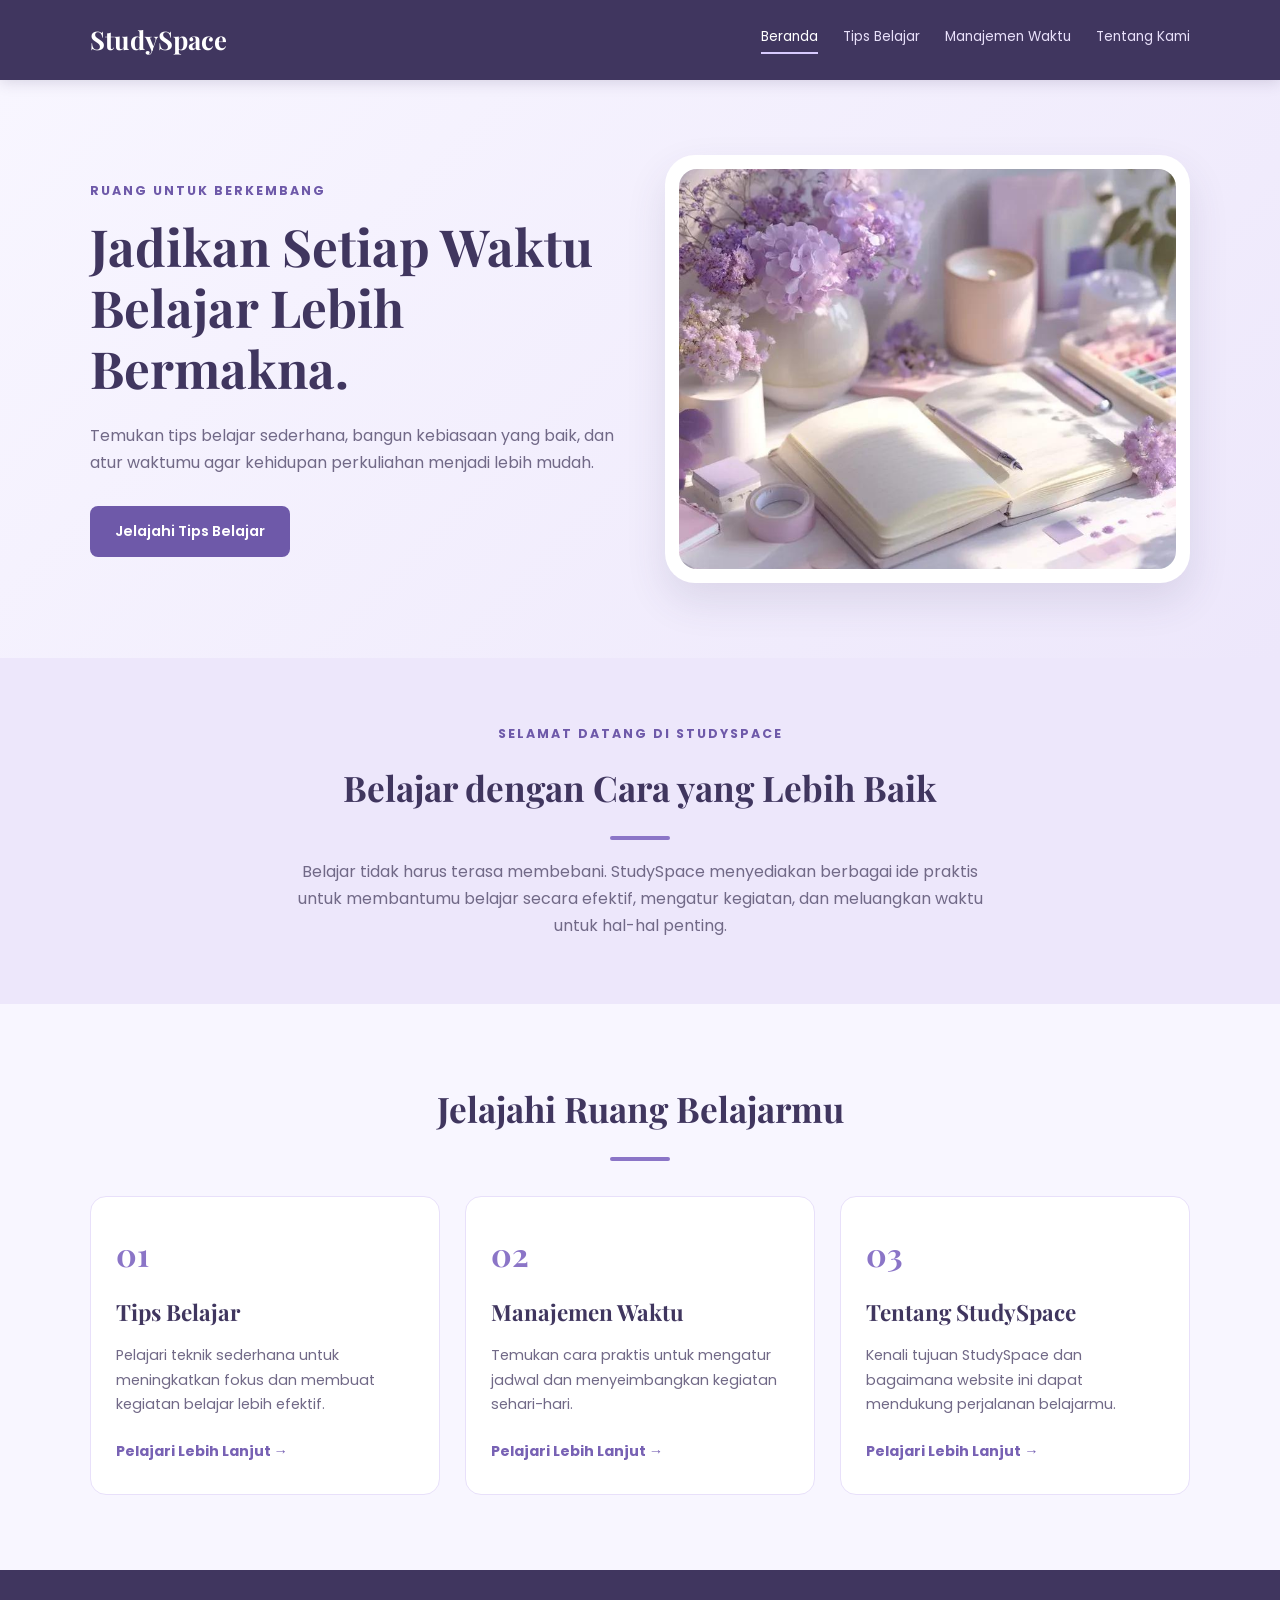
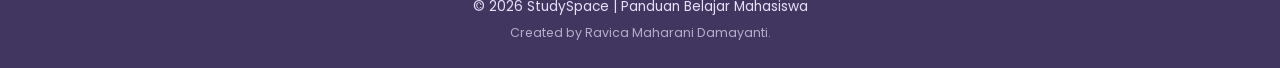
<file: index.html>
<!DOCTYPE html>
<html lang="id">
<head>
    <meta charset="UTF-8">
    <meta name="viewport" content="width=device-width, initial-scale=1.0">
    <title>StudySpace | Panduan Belajar Mahasiswa</title>
    <link rel="stylesheet" href="style.css">
</head>
<body>

<!-- Navigation -->
<header class="navbar">
    <a href="index.html" class="logo">StudySpace</a>

    <nav>
        <a href="index.html" class="active">Beranda</a>
        <a href="study-tips.html">Tips Belajar</a>
        <a href="time-management.html">Manajemen Waktu</a>
        <a href="about.html">Tentang Kami</a>
    </nav>
</header>

<main>
    <!-- Hero Section -->
    <section class="hero">
        <div class="hero-content">
            <p class="eyebrow">RUANG UNTUK BERKEMBANG</p>

            <h1>Jadikan Setiap Waktu Belajar Lebih Bermakna.</h1>

            <p class="hero-description">
                Temukan tips belajar sederhana, bangun kebiasaan
                yang baik, dan atur waktumu agar kehidupan
                perkuliahan menjadi lebih mudah.
            </p>

            <a href="study-tips.html" class="hero-button">
                Jelajahi Tips Belajar
            </a>
        </div>

        <div class="hero-image">
            <img
                src="images/hero-study.jpg"
                alt="Meja belajar yang nyaman dan rapi"
            >
        </div>
    </section>

    <!-- Introduction -->
    <section class="welcome">
        <p class="eyebrow">SELAMAT DATANG DI STUDYSPACE</p>

        <h2>Belajar dengan Cara yang Lebih Baik</h2>

        <p>
            Belajar tidak harus terasa membebani.
            StudySpace menyediakan berbagai ide praktis untuk
            membantumu belajar secara efektif, mengatur kegiatan,
            dan meluangkan waktu untuk hal-hal penting.
        </p>
    </section>

    <!-- Main Features -->
    <section class="features">
        <h2>Jelajahi Ruang Belajarmu</h2>

        <div class="feature-grid">
            <article class="feature-card">
                <h3>Tips Belajar</h3>
                <p>
                    Pelajari teknik sederhana untuk meningkatkan
                    fokus dan membuat kegiatan belajar lebih efektif.
                </p>
                <a href="study-tips.html">Pelajari Lebih Lanjut &rarr;</a>
            </article>

            <article class="feature-card">
                <h3>Manajemen Waktu</h3>
                <p>
                    Temukan cara praktis untuk mengatur jadwal
                    dan menyeimbangkan kegiatan sehari-hari.
                </p>
                <a href="time-management.html">Pelajari Lebih Lanjut &rarr;</a>
            </article>

            <article class="feature-card">
                <h3>Tentang StudySpace</h3>
                <p>
                    Kenali tujuan StudySpace dan bagaimana
                    website ini dapat mendukung perjalanan belajarmu.
                </p>
                <a href="about.html">Pelajari Lebih Lanjut &rarr;</a>
            </article>
        </div>
    </section>
</main>

<!-- Footer -->
<footer>
    <p>&copy; 2026 StudySpace | Panduan Belajar Mahasiswa</p>
    <p>Created by Ravica Maharani Damayanti.</p>
</footer>

</body>
</html>
</file>
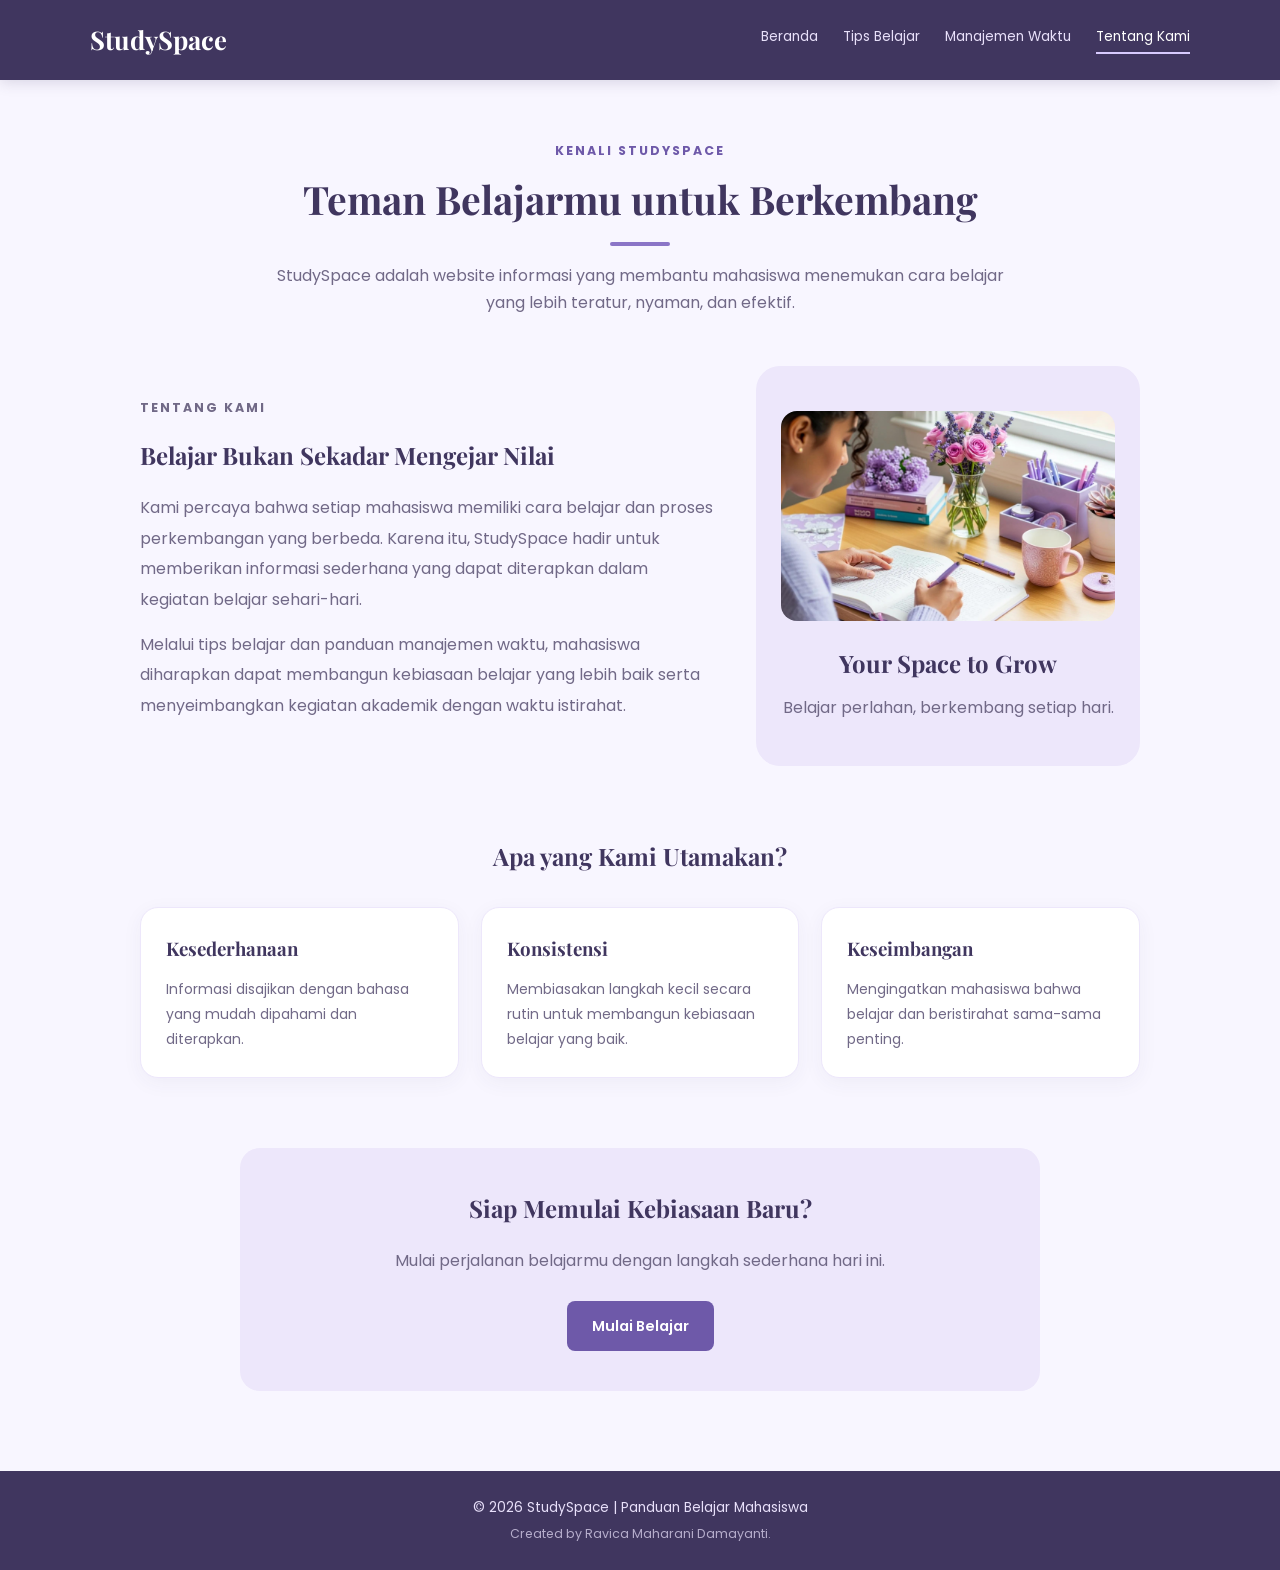
<file: about.html>
<!DOCTYPE html>
<html lang="id">
<head>
    <meta charset="UTF-8">
    <meta name="viewport" content="width=device-width, initial-scale=1.0">
    <title>Tentang Kami | StudySpace</title>
    <link rel="stylesheet" href="style.css">
</head>
<body>

    <!-- Navigasi -->
    <header class="navbar">
        <a href="index.html" class="logo">StudySpace</a>

        <nav>
            <a href="index.html">Beranda</a>
            <a href="study-tips.html">Tips Belajar</a>
            <a href="time-management.html">Manajemen Waktu</a>
            <a href="about.html" class="active">Tentang Kami</a>
        </nav>
    </header>

    <!-- Bagian Tentang StudySpace -->
    <main class="content-page">

        <section class="page-heading">
            <p class="eyebrow">KENALI STUDYSPACE</p>
            <h1>Teman Belajarmu untuk Berkembang</h1>
            <p>
                StudySpace adalah website informasi yang membantu mahasiswa
                menemukan cara belajar yang lebih teratur, nyaman, dan efektif.
            </p>
        </section>

        <!-- Tujuan Website -->
        <section class="about-section">
            <div class="about-content">
                <p class="eyebrow">TENTANG KAMI</p>
                <h2>Belajar Bukan Sekadar Mengejar Nilai</h2>
                <p>
                    Kami percaya bahwa setiap mahasiswa memiliki cara belajar
                    dan proses perkembangan yang berbeda. Karena itu, StudySpace
                    hadir untuk memberikan informasi sederhana yang dapat
                    diterapkan dalam kegiatan belajar sehari-hari.
                </p>
                <p>
                    Melalui tips belajar dan panduan manajemen waktu,
                    mahasiswa diharapkan dapat membangun kebiasaan belajar
                    yang lebih baik serta menyeimbangkan kegiatan akademik
                    dengan waktu istirahat.
                </p>
            </div>

            <div class="about-illustration">
              <img src="images/about-study.jpg"
                  alt="Suasana meja belajar yang nyaman">
              <h3>Your Space to Grow</h3>
              <p>Belajar perlahan, berkembang setiap hari.</p>
            </div>
        </section>

        <!-- Nilai Website -->
        <section class="about-values">
            <h2>Apa yang Kami Utamakan?</h2>

            <div class="values-grid">
                <article class="value-card">
                    <h3>Kesederhanaan</h3>
                    <p>
                        Informasi disajikan dengan bahasa yang mudah dipahami
                        dan diterapkan.
                    </p>
                </article>

                <article class="value-card">
                    <h3>Konsistensi</h3>
                    <p>
                        Membiasakan langkah kecil secara rutin untuk membangun
                        kebiasaan belajar yang baik.
                    </p>
                </article>

                <article class="value-card">
                    <h3>Keseimbangan</h3>
                    <p>
                        Mengingatkan mahasiswa bahwa belajar dan beristirahat
                        sama-sama penting.
                    </p>
                </article>
            </div>
        </section>

        <!-- Tombol Navigasi -->
        <section class="about-message">
            <h2>Siap Memulai Kebiasaan Baru?</h2>
            <p>
                Mulai perjalanan belajarmu dengan langkah sederhana hari ini.
            </p>
            <a href="study-tips.html" class="btn-primary">
                Mulai Belajar
            </a>
        </section>

    </main>

    <!-- Footer -->
    <footer>
        <p>© 2026 StudySpace | Panduan Belajar Mahasiswa</p>
        <p>Created by Ravica Maharani Damayanti.</p>
    </footer>

</body>
</html>
</file>
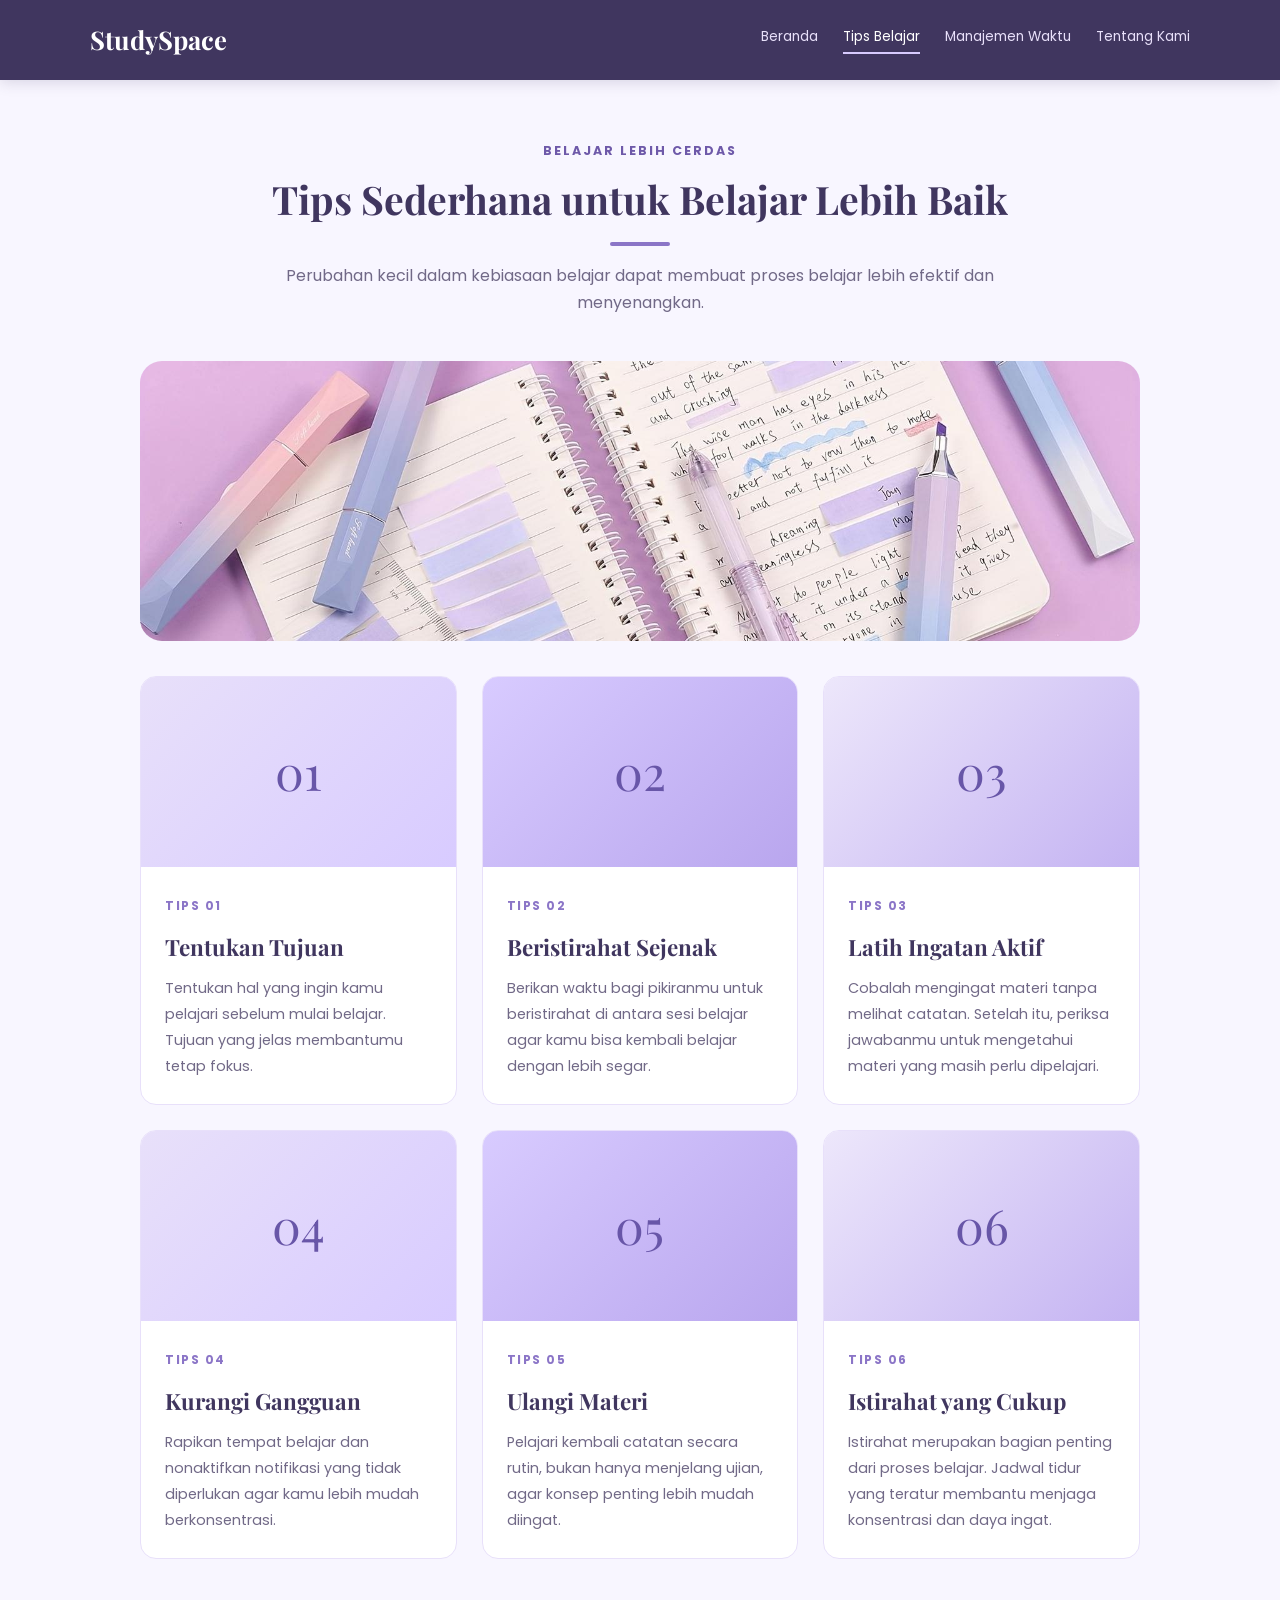
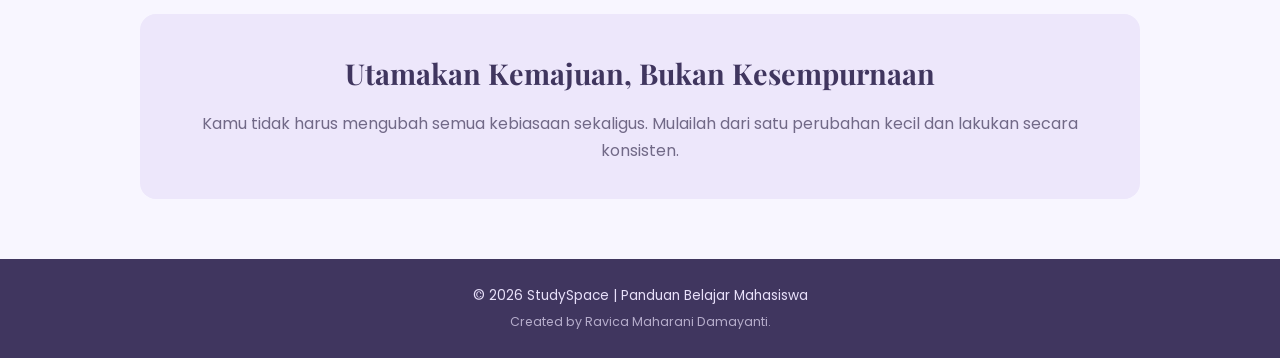
<file: study-tips.html>
<!DOCTYPE html>
<html lang="id">
<head>
    <meta charset="UTF-8">
    <meta name="viewport" content="width=device-width, initial-scale=1.0">
    <title>Tips Belajar | StudySpace</title>
    <link rel="stylesheet" href="style.css">
</head>
<body>

    <!-- Navigasi -->
    <header class="navbar">
        <a href="index.html" class="logo">StudySpace</a>

        <nav>
            <a href="index.html">Beranda</a>
            <a href="study-tips.html" class="active">Tips Belajar</a>
            <a href="time-management.html">Manajemen Waktu</a>
            <a href="about.html">Tentang Kami</a>
        </nav>
    </header>

    <main class="content-page">

        <!-- Judul Halaman -->
        <section class="page-heading">
            <p class="eyebrow">BELAJAR LEBIH CERDAS</p>
            <h1>Tips Sederhana untuk Belajar Lebih Baik</h1>
            <p>
                Perubahan kecil dalam kebiasaan belajar dapat
                membuat proses belajar lebih efektif dan menyenangkan.
            </p>
        </section>

        <div class="time-banner">
            <img src="images/study-tips.jpg" alt="Buku catatan dan alat tulis di meja belajar">
        </div>

        <!-- Kumpulan Tips -->
        <section class="tips-grid">

            <article class="tip-card">
                <div class="tip-placeholder">01</div>
                <div class="tip-content">
                    <span class="tip-number">TIPS 01</span>
                    <h2>Tentukan Tujuan</h2>
                    <p>
                        Tentukan hal yang ingin kamu pelajari sebelum
                        mulai belajar. Tujuan yang jelas membantumu
                        tetap fokus.
                    </p>
                </div>
            </article>

            <article class="tip-card">
                <div class="tip-placeholder">02</div>
                <div class="tip-content">
                    <span class="tip-number">TIPS 02</span>
                    <h2>Beristirahat Sejenak</h2>
                    <p>
                        Berikan waktu bagi pikiranmu untuk beristirahat
                        di antara sesi belajar agar kamu bisa kembali
                        belajar dengan lebih segar.
                    </p>
                </div>
            </article>

            <article class="tip-card">
                <div class="tip-placeholder">03</div>
                <div class="tip-content">
                    <span class="tip-number">TIPS 03</span>
                    <h2>Latih Ingatan Aktif</h2>
                    <p>
                        Cobalah mengingat materi tanpa melihat catatan.
                        Setelah itu, periksa jawabanmu untuk mengetahui
                        materi yang masih perlu dipelajari.
                    </p>
                </div>
            </article>

            <article class="tip-card">
                <div class="tip-placeholder">04</div>
                <div class="tip-content">
                    <span class="tip-number">TIPS 04</span>
                    <h2>Kurangi Gangguan</h2>
                    <p>
                        Rapikan tempat belajar dan nonaktifkan notifikasi
                        yang tidak diperlukan agar kamu lebih mudah
                        berkonsentrasi.
                    </p>
                </div>
            </article>

            <article class="tip-card">
                <div class="tip-placeholder">05</div>
                <div class="tip-content">
                    <span class="tip-number">TIPS 05</span>
                    <h2>Ulangi Materi</h2>
                    <p>
                        Pelajari kembali catatan secara rutin, bukan
                        hanya menjelang ujian, agar konsep penting
                        lebih mudah diingat.
                    </p>
                </div>
            </article>

            <article class="tip-card">
                <div class="tip-placeholder">06</div>
                <div class="tip-content">
                    <span class="tip-number">TIPS 06</span>
                    <h2>Istirahat yang Cukup</h2>
                    <p>
                        Istirahat merupakan bagian penting dari proses
                        belajar. Jadwal tidur yang teratur membantu
                        menjaga konsentrasi dan daya ingat.
                    </p>
                </div>
            </article>

        </section>

        <!-- Pesan Penutup -->
        <section class="tips-message">
            <h2>Utamakan Kemajuan, Bukan Kesempurnaan</h2>
            <p>
                Kamu tidak harus mengubah semua kebiasaan sekaligus.
                Mulailah dari satu perubahan kecil dan lakukan secara konsisten.
            </p>
        </section>

    </main>

    <!-- Footer -->
    <footer>
        <p>&copy; 2026 StudySpace | Panduan Belajar Mahasiswa</p>
        <p>Created by Ravica Maharani Damayanti.</p>
    </footer>

</body>
</html>
</file>
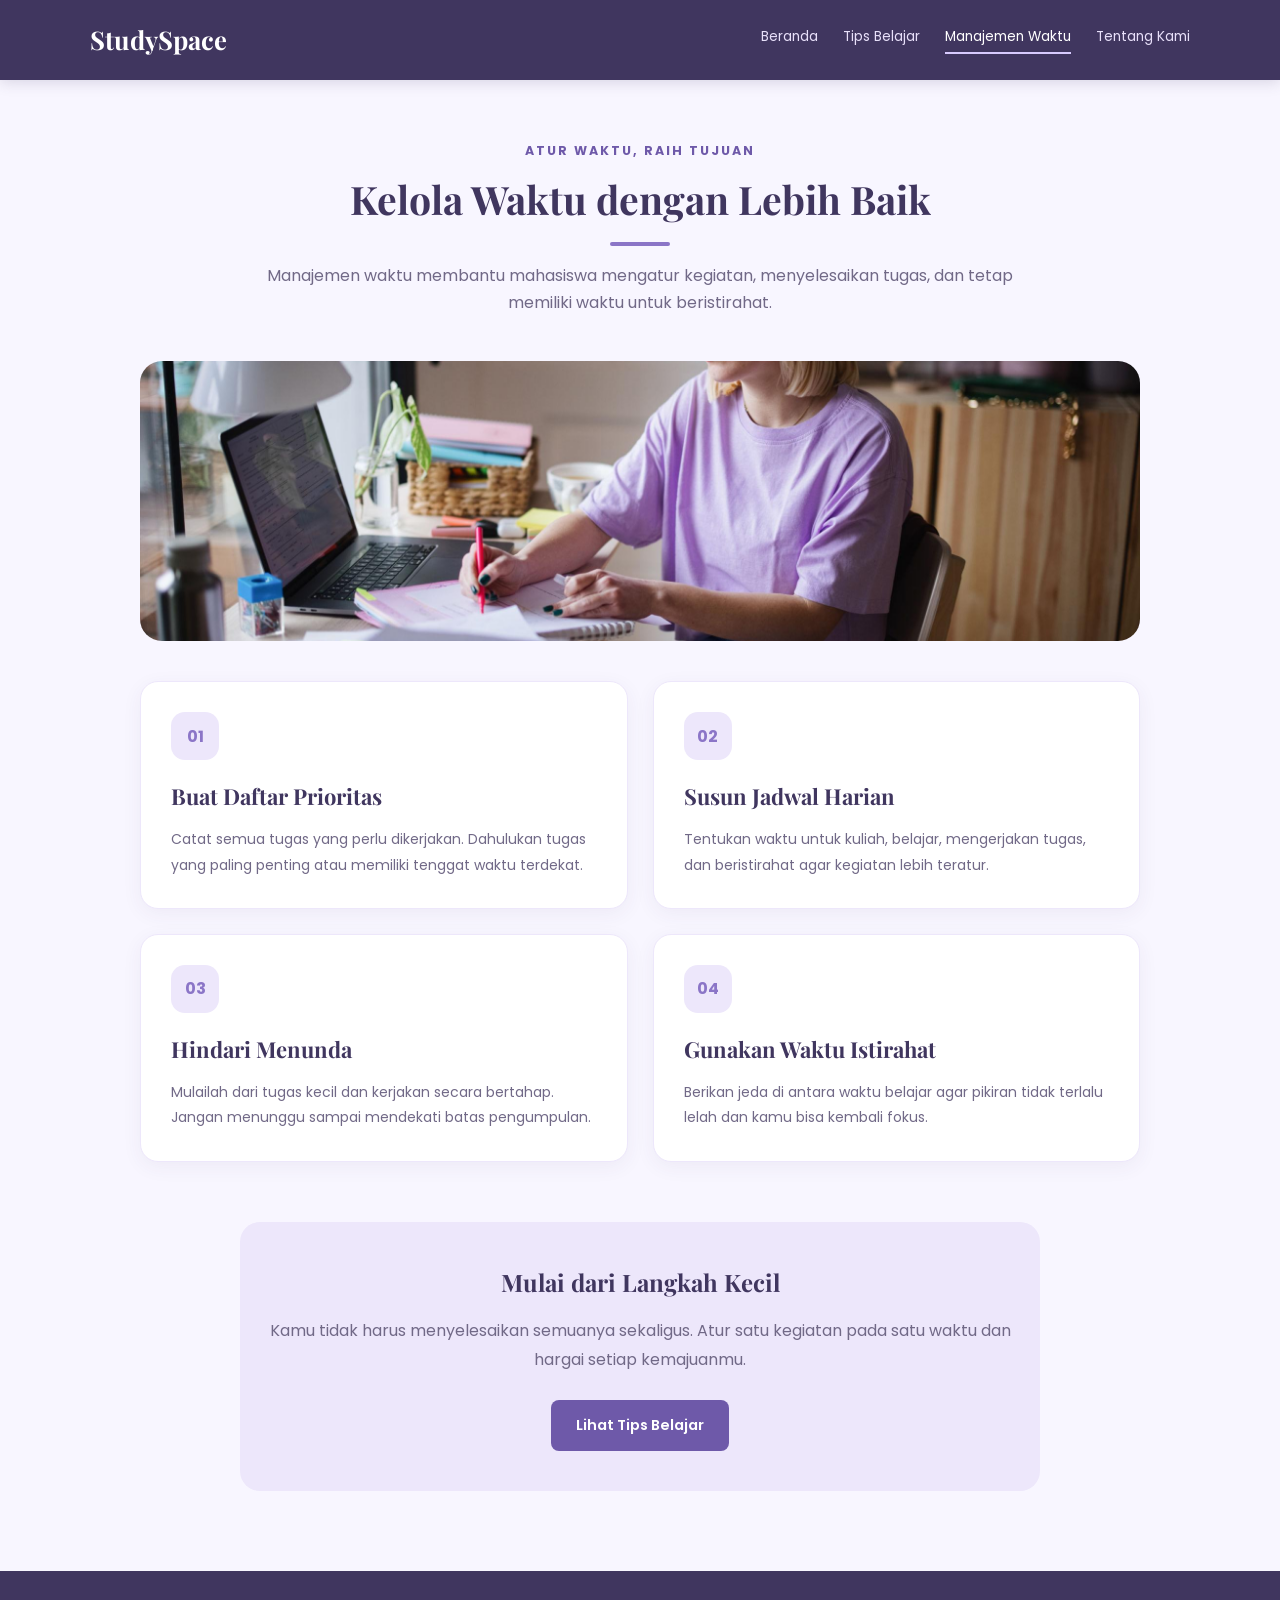
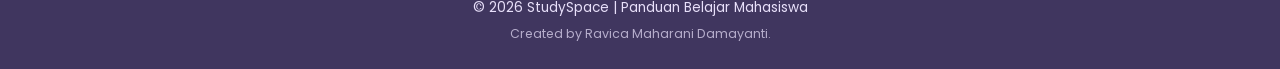
<file: time-management.html>
<!DOCTYPE html>
<html lang="id">
<head>
    <meta charset="UTF-8">
    <meta name="viewport" content="width=device-width, initial-scale=1.0">
    <title>Manajemen Waktu | StudySpace</title>
    <link rel="stylesheet" href="style.css">
</head>
<body>

    <!-- Navigasi -->
    <header class="navbar">
        <a href="index.html" class="logo">StudySpace</a>

        <nav>
            <a href="index.html">Beranda</a>
            <a href="study-tips.html">Tips Belajar</a>
            <a href="time-management.html" class="active">Manajemen Waktu</a>
            <a href="about.html">Tentang Kami</a>
        </nav>
    </header>

    <!-- Bagian Judul -->
    <main class="content-page">
        <section class="page-heading">      
            <p class="eyebrow">ATUR WAKTU, RAIH TUJUAN</p>
            <h1>Kelola Waktu dengan Lebih Baik</h1>
            <p>
                Manajemen waktu membantu mahasiswa mengatur kegiatan,
                menyelesaikan tugas, dan tetap memiliki waktu untuk beristirahat.
            </p>
        </section>
        <div class="time-banner">
            <img src="images/time-management.jpg"
                alt="Meja belajar dengan agenda dan laptop">
        </div>

        <!-- Kartu Manajemen Waktu -->
        <section class="time-grid">

            <article class="time-card">
                <div class="time-icon">01</div>
                <h2>Buat Daftar Prioritas</h2>
                <p>
                    Catat semua tugas yang perlu dikerjakan. Dahulukan tugas
                    yang paling penting atau memiliki tenggat waktu terdekat.
                </p>
            </article>

            <article class="time-card">
                <div class="time-icon">02</div>
                <h2>Susun Jadwal Harian</h2>
                <p>
                    Tentukan waktu untuk kuliah, belajar, mengerjakan tugas,
                    dan beristirahat agar kegiatan lebih teratur.
                </p>
            </article>

            <article class="time-card">
                <div class="time-icon">03</div>
                <h2>Hindari Menunda</h2>
                <p>
                    Mulailah dari tugas kecil dan kerjakan secara bertahap.
                    Jangan menunggu sampai mendekati batas pengumpulan.
                </p>
            </article>

            <article class="time-card">
                <div class="time-icon">04</div>
                <h2>Gunakan Waktu Istirahat</h2>
                <p>
                    Berikan jeda di antara waktu belajar agar pikiran tidak
                    terlalu lelah dan kamu bisa kembali fokus.
                </p>
            </article>

        </section>

        <!-- Pesan Penutup -->
        <section class="time-message">
            <h2>Mulai dari Langkah Kecil</h2>
            <p>
                Kamu tidak harus menyelesaikan semuanya sekaligus.
                Atur satu kegiatan pada satu waktu dan hargai setiap kemajuanmu.
            </p>
            <a href="study-tips.html" class="btn-primary">
                Lihat Tips Belajar
            </a>
        </section>
    </main>

    <!-- Footer -->
    <footer>
        <p>© 2026 StudySpace | Panduan Belajar Mahasiswa</p>
        <p>Created by Ravica Maharani Damayanti.</p>
    </footer>

</body>
</html>
</file>
<file: style.css>
/* ===== GOOGLE FONTS ===== */
@import url('https://fonts.googleapis.com/css2?family=Poppins:wght@400;500;600;700&family=Playfair+Display:wght@500;600;700&display=swap');

/* ===== GENERAL STYLE ===== */
* {
    margin: 0;
    padding: 0;
    box-sizing: border-box;
}

html {
    scroll-behavior: smooth;
}

body {
    font-family: 'Poppins', sans-serif;
    background-color: #F8F6FF;
    color: #40365F;
    line-height: 1.7;
}

h1, h2, h3 {
    font-family: 'Playfair Display', serif;
}

a {
    text-decoration: none;
}

::selection {
    background-color: #D8CBFF;
    color: #40365F;
}

a:focus-visible {
    outline: 3px solid #8B75C7;
    outline-offset: 3px;
}

/* ===== NAVBAR ===== */
.navbar {
    position: sticky;
    top: 0;
    z-index: 1000;

    display: flex;
    justify-content: space-between;
    align-items: center;
    gap: 25px;

    padding: 18px 7%;
    background-color: #40365F;
    box-shadow: 0 2px 14px rgba(64, 54, 95, 0.18);
}

.logo {
    color: #FFFFFF;
    font-family: 'Playfair Display', serif;
    font-size: 1.6rem;
    font-weight: 700;
    white-space: nowrap;
}

.navbar nav {
    display: flex;
    align-items: center;
    gap: 25px;
}

.navbar nav a {
    color: #E8E0FA;
    font-size: 0.85rem;
    padding-bottom: 4px;
    border-bottom: 2px solid transparent;
    transition: color 0.3s ease, border-color 0.3s ease;
}

.navbar nav a:hover,
.navbar nav a.active {
    color: #FFFFFF;
    border-bottom-color: #D8CBFF; 
}

/* ===== HERO SECTION ===== */
.hero {
    display: grid;
    grid-template-columns: 1fr 1fr;
    align-items: center;
    gap: 50px;
    padding: 75px 7%;
    background: linear-gradient(135deg, #F8F6FF 0%, #EDE7FB 100%);
}

.hero-content {
    max-width: 550px;
}

.eyebrow {
    margin-bottom: 14px;
    color: #6E59A9;
    font-size: 0.78rem;
    font-weight: 700;
    letter-spacing: 2px;
}

.hero h1 {
    margin-bottom: 22px;
    font-size: 3.2rem;
    line-height: 1.2;
}

.hero-description {
    margin-bottom: 30px;
    color: #716987;
    font-size: 1rem;
}

  .hero-button,
  .btn-primary {
    display: inline-block;
    padding: 13px 25px;
    border-radius: 8px;

    background-color: #6E59A9;
    color: #FFFFFF;
    font-size: 0.9rem;
    font-weight: 600;

    transition: background-color 0.3s ease;
}

  .hero-button:hover,
  .btn-primary:hover {
    background-color: #5B4894;
}

/* Hero Image */
.hero-image {
    padding: 14px;
    background-color: #FFFFFF;
    border-radius: 30px;
    box-shadow: 0 18px 40px rgba(64, 54, 95, 0.12);
}

.hero-image img {
    display: block;
    width: 100%;
    height: 400px;
    object-fit: cover;
    border-radius: 18px;
}

/* ===== WELCOME SECTION ===== */
.welcome {
    padding: 65px 20px;
    background-color: #EDE7FB;
    text-align: center;
}

.welcome h2,
.features h2 {
    margin-bottom: 18px;
    font-size: 2.2rem;
}

.welcome > p:last-child {
    max-width: 700px;
    margin: 0 auto;
    color: #716987;
}

/* ===== FEATURE CARDS ===== */
.features {
    padding: 75px 7%;
    text-align: center;
}

.features h2 {
    margin-bottom: 35px;
}

.feature-grid {
    display: grid;
    grid-template-columns: repeat(3, 1fr);
    gap: 25px;
    counter-reset: fitur;
}

.feature-card {
    padding: 30px 25px;
    background-color: #FFFFFF;
    border: 1px solid #E8E0FA;
    border-radius: 16px;
    text-align: left;

    transition: transform 0.3s ease,
                box-shadow 0.3s ease;
}

.feature-card:hover {
    transform: translateY(-5px);
    box-shadow: 0 10px 25px rgba(64, 54, 95, 0.08);
}

.feature-card::before {
    counter-increment: fitur;
    content: "0" counter(fitur);
    display: block;
    margin-bottom: 12px;
    color: #8B75C7;
    font-family: 'Playfair Display', serif;
    font-size: 2rem;
    font-weight: 700;
}

.feature-card h3 {
    margin-bottom: 12px;
    font-size: 1.4rem;
}

.feature-card p {
    margin-bottom: 20px;
    color: #716987;
    font-size: 0.9rem;
}

.feature-card a {
    color: #7862B4;
    font-size: 0.9rem;
    font-weight: 700;
}

/* ===== FOOTER ===== */
footer {
    padding: 25px 20px;
    background-color: #40365F;
    color: #E8E0FA;
    font-size: 0.85rem;
    text-align: center;
}

footer p:last-child {
    margin-top: 4px;
    font-size: 0.78rem;
    opacity: 0.7;
}

/* ===== PHONE RESPONSIVE ===== */
@media (max-width: 600px) {

    /* Navbar */
    .navbar {
        flex-direction: column;
        gap: 12px;
        padding: 16px 12px;
    }

    .logo {
        font-size: 1.45rem;
    }

    .navbar nav {
        justify-content: center;
        flex-wrap: wrap;
        gap: 10px 16px;
    }

    .navbar nav a {
        font-size: 0.75rem;
    }

    /* Hero */
    .hero {
        grid-template-columns: 1fr;
        gap: 30px;
        padding: 45px 22px;
    }

    .hero h1 {
        font-size: 2.4rem;
    }

    .hero-image img {
        height: 260px;
    }

    /* Welcome */
    .welcome {
        padding: 45px 22px;
    }

    .welcome h2,
    .features h2 {
        font-size: 1.8rem;
    }

    /* Feature cards */
    .features {
        padding: 50px 22px;
    }

    .feature-grid {
        grid-template-columns: 1fr;
        gap: 18px;
    }

    .feature-card {
        padding: 25px;
    }
}

/* ===== STUDY TIPS PAGE ===== */

.content-page {
    max-width: 1150px;
    margin: 0 auto;
    padding: 60px 30px;
}

.page-heading {
    max-width: 750px;
    margin: 0 auto 45px;
    text-align: center;
}

.page-heading h1 {
    margin-bottom: 16px;
    font-size: 2.45rem;
    line-height: 1.25;
}

.welcome h2::after,
.features h2::after,
.page-heading h1::after {
    content: "";
    display: block;
    width: 60px;
    height: 4px;
    margin: 18px auto 0;
    background-color: #8B75C7;
    border-radius: 999px;
}

.page-heading > p:last-child {
    color: #716987;
}

/* Tips Grid */

.tips-grid {
    display: grid;
    grid-template-columns: repeat(3, 1fr);
    gap: 25px;
    max-width: 1000px;
    margin: 0 auto;
}

.tip-card {
    overflow: hidden;
    background-color: #FFFFFF;
    border: 1px solid #E8E0FA;
    border-radius: 16px;
    transition: transform 0.3s ease,
                box-shadow 0.3s ease;
}

.tip-card:hover {
    transform: translateY(-5px);
    box-shadow: 0 10px 25px rgba(64, 54, 95, 0.08);
}

.tip-content {
    padding: 24px;
}

.tip-number {
    color: #8B75C7;
    font-size: 0.75rem;
    font-weight: 700;
    letter-spacing: 1.5px;
}

.tip-content h2 {
    margin: 10px 0;
    font-size: 1.4rem;
}

.tip-content p {
    color: #716987;
    font-size: 0.9rem;
    line-height: 1.8;
}

/* Decorative placeholders for cards without images */

.tip-placeholder {
    display: flex;
    align-items: center;
    justify-content: center;
    height: 190px;

    background: linear-gradient(135deg, #E8E0FA, #D8CBFF);
    color: #6856A8;
    font-family: 'Playfair Display', serif;
    font-size: 3rem;
}

  .tip-card:nth-child(3n+2) .tip-placeholder {
      background: linear-gradient(135deg, #D8CBFF, #B9A6EE);
  }

  .tip-card:nth-child(3n+3) .tip-placeholder {
      background: linear-gradient(135deg, #EDE7FB, #C4B3F2);
  }

/* Closing Message */

.tips-message {
    max-width: 1000px;
    margin: 55px auto 0;
    padding: 35px;
    background-color: #EDE7FB;
    border-radius: 16px;
    text-align: center;
}

.tips-message h2 {
    margin-bottom: 12px;
    font-size: 1.8rem;
}

.tips-message p {
    color: #716987;
}

/* Phone Layout */

@media (max-width: 600px) {
    .content-page {
        padding: 40px 20px;
    }

    .page-heading {
        margin-bottom: 30px;
    }

    .page-heading h1 {
        font-size: 2rem;
    }

    .tips-grid {
        grid-template-columns: 1fr;
        gap: 20px;
    }

    .tip-placeholder {
        height: 210px;
    }

    .tips-message {
        margin-top: 35px;
        padding: 25px 20px;
    }
}

/* HALAMAN MANAJEMEN WAKTU */

.time-grid {
    display: grid;
    grid-template-columns: repeat(2, 1fr);
    gap: 25px;
    max-width: 1000px;
    margin: 40px auto;
}

.time-card {
    background-color: #FFFFFF;
    padding: 30px;
    border-radius: 18px;
    border: 1px solid #EDE7FB;
    box-shadow: 0 5px 20px rgba(64, 54, 95, 0.06);
    transition: transform 0.3s ease;
}

.time-card:hover {
    transform: translateY(-5px);
}

.time-icon {
    width: 48px;
    height: 48px;
    display: flex;
    align-items: center;
    justify-content: center;
    background-color: #EDE7FB;
    color: #8B75C7;
    border-radius: 14px;
    font-weight: 700;
    margin-bottom: 18px;
}

.time-card h2 {
    font-family: 'Playfair Display', serif;
    color: #40365F;
    font-size: 22px;
    margin-bottom: 12px;
}

.time-card p {
    color: #716987;
    line-height: 1.8;
    font-size: 14px;
}

.time-message {
    max-width: 800px;
    margin: 60px auto 20px;
    padding: 40px 25px;
    background-color: #EDE7FB;
    border-radius: 20px;
    text-align: center;
}

.time-message h2 {
    font-family: 'Playfair Display', serif;
    color: #40365F;
    margin-bottom: 15px;
}

.time-message p {
    color: #716987;
    line-height: 1.8;
    margin-bottom: 25px;
}

/* Tampilan HP */
@media (max-width: 600px) {
    .time-grid {
        grid-template-columns: 1fr;
        gap: 18px;
        margin: 30px auto;
    }

    .time-card {
        padding: 25px;
    }

    .time-message {
        margin-top: 40px;
        padding: 30px 20px;
    }
}

/* HALAMAN TENTANG KAMI */

.about-section {
    display: grid;
    grid-template-columns: 1.2fr 0.8fr;
    align-items: center;
    gap: 40px;
    max-width: 1000px;
    margin: 50px auto;
}

.about-content h2,
.about-values h2,
.about-message h2 {
    font-family: 'Playfair Display', serif;
    color: #40365F;
    margin-bottom: 18px;
}

.about-content p {
    color: #716987;
    line-height: 1.9;
    margin-bottom: 15px;
}

.about-illustration {
    background-color: #EDE7FB;
    border-radius: 24px;
    padding: 45px 25px;
    text-align: center;
}

.about-illustration h3 {
    font-family: 'Playfair Display', serif;
    color: #40365F;
    font-size: 24px;
    margin-bottom: 10px;
}

.about-illustration p {
    color: #716987;
    line-height: 1.7;
}

.about-values {
    max-width: 1000px;
    margin: 70px auto;
    text-align: center;
}

.about-values h2 {
    margin-bottom: 30px;
}

.values-grid {
    display: grid;
    grid-template-columns: repeat(3, 1fr);
    gap: 22px;
    text-align: left;
}

.value-card {
    background-color: #FFFFFF;
    border: 1px solid #EDE7FB;
    border-radius: 18px;
    padding: 25px;
    box-shadow: 0 5px 20px rgba(64, 54, 95, 0.05);
}

.value-card h3 {
    font-family: 'Playfair Display', serif;
    color: #40365F;
    margin-bottom: 12px;
}

.value-card p {
    color: #716987;
    line-height: 1.8;
    font-size: 14px;
}

.about-message {
    max-width: 800px;
    margin: 50px auto 20px;
    padding: 40px 25px;
    background-color: #EDE7FB;
    border-radius: 20px;
    text-align: center;
}

.about-message p {
    color: #716987;
    line-height: 1.8;
    margin-bottom: 25px;
}

/* Tampilan HP */
@media (max-width: 600px) {
    .about-section {
        grid-template-columns: 1fr;
        gap: 25px;
        margin: 35px auto;
    }

    .about-illustration {
        padding: 35px 20px;
    }

    .about-values {
        margin: 45px auto;
    }

    .values-grid {
        grid-template-columns: 1fr;
        gap: 18px;
    }

    .about-message {
        margin-top: 35px;
        padding: 30px 20px;
    }
}

/* GAMBAR MANAJEMEN WAKTU */

.time-banner {
    max-width: 1000px;
    height: 280px;
    margin: 35px auto;
    overflow: hidden;
    border-radius: 22px;
}

.time-banner img {
    width: 100%;
    height: 100%;
    object-fit: cover;
    display: block;
}

@media (max-width: 600px) {
    .time-banner {
        height: 190px;
        margin: 25px auto;
    }
}

/* GAMBAR TENTANG KAMI */

.about-illustration img {
    width: 100%;
    height: 210px;
    object-fit: cover;
    display: block;
    border-radius: 16px;
    margin-bottom: 22px;
}

@media (max-width: 600px) {
    .about-illustration img {
        height: 190px;
    }
}

@media (min-width: 601px) and (max-width: 900px) {
    .hero {
        grid-template-columns: 1fr;
        padding: 55px 7%;
    }

    .hero-content {
        max-width: none;
    }

    .feature-grid,
    .values-grid,
    .tips-grid {
        grid-template-columns: repeat(2, 1fr);
    }

    .about-section {
        grid-template-columns: 1fr;
    }
}
</file>
